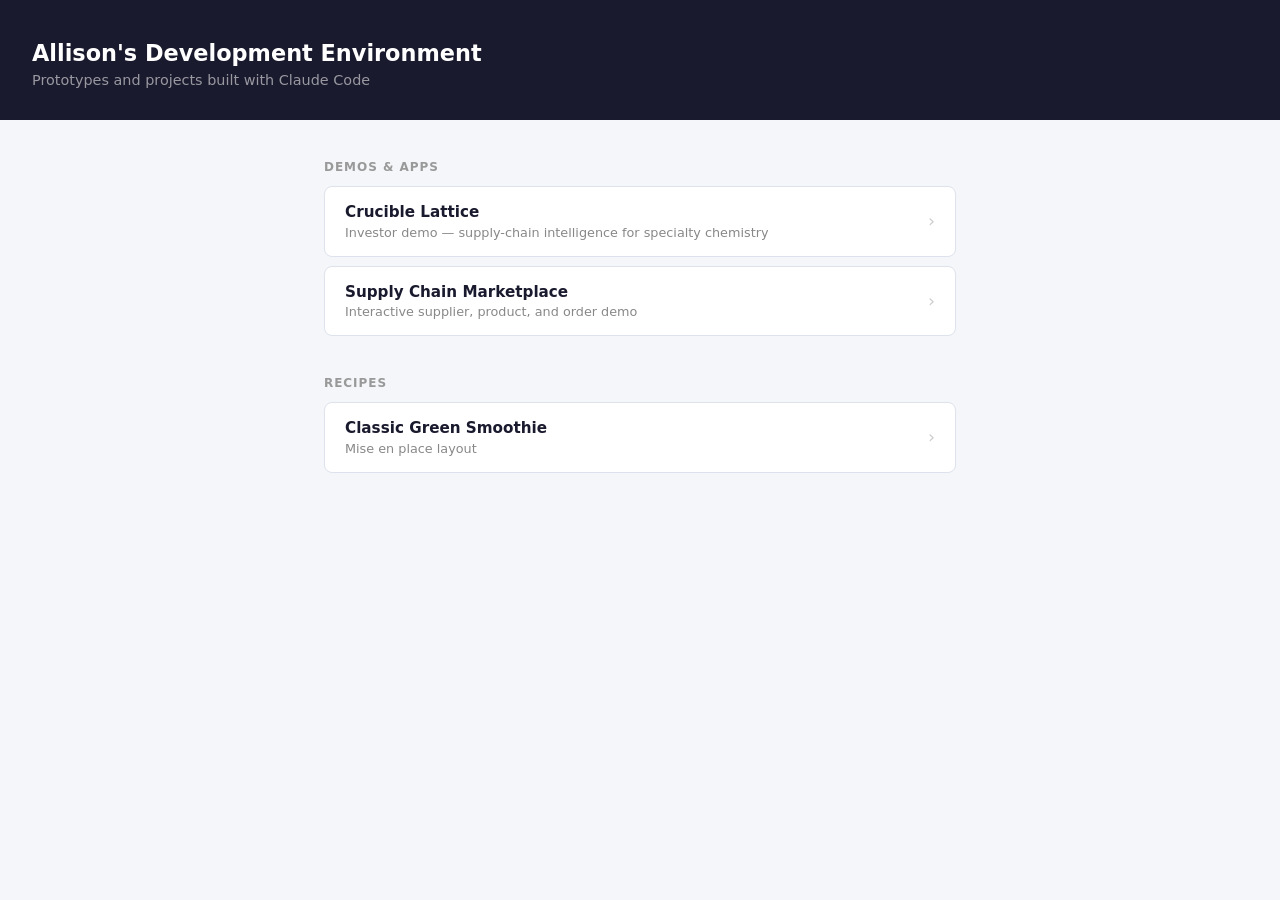
<file: public/index.html>
<!DOCTYPE html>
<html lang="en">
<head>
  <meta charset="UTF-8" />
  <meta name="viewport" content="width=device-width, initial-scale=1.0" />
  <title>Allison's Development Environment</title>
  <style>
    * { box-sizing: border-box; margin: 0; padding: 0; }
    body { font-family: system-ui, sans-serif; background: #f4f6f9; color: #1a1a2e; min-height: 100vh; }

    header {
      background: #1a1a2e;
      color: white;
      padding: 2.5rem 2rem 2rem;
    }
    header h1 { font-size: 1.4rem; margin-bottom: 0.4rem; }
    header p { font-size: 0.9rem; opacity: 0.55; }

    main { max-width: 680px; margin: 2.5rem auto; padding: 0 1.5rem; }

    section { margin-bottom: 2.5rem; }
    section h2 {
      font-size: 0.75rem;
      font-weight: 700;
      text-transform: uppercase;
      letter-spacing: 0.08em;
      color: #999;
      margin-bottom: 0.75rem;
    }

    .item {
      display: flex;
      align-items: center;
      justify-content: space-between;
      background: white;
      border: 1px solid #dde2ec;
      border-radius: 8px;
      padding: 1rem 1.25rem;
      margin-bottom: 0.6rem;
      text-decoration: none;
      color: inherit;
      transition: border-color 0.15s;
    }
    .item:hover { border-color: #4f6ef7; }
    .item-left h3 { font-size: 0.95rem; margin-bottom: 0.2rem; }
    .item-left p { font-size: 0.8rem; color: #888; }
    .arrow { color: #ccc; font-size: 1.1rem; }
  </style>
</head>
<body>

<header>
  <h1>Allison's Development Environment</h1>
  <p>Prototypes and projects built with Claude Code</p>
</header>

<main>
  <section>
    <h2>Demos &amp; Apps</h2>
    <a class="item" href="crucible-lattice/">
      <div class="item-left">
        <h3>Crucible Lattice</h3>
        <p>Investor demo — supply-chain intelligence for specialty chemistry</p>
      </div>
      <span class="arrow">›</span>
    </a>
    <a class="item" href="supply_chain_marketplace/">
      <div class="item-left">
        <h3>Supply Chain Marketplace</h3>
        <p>Interactive supplier, product, and order demo</p>
      </div>
      <span class="arrow">›</span>
    </a>
  </section>

  <section>
    <h2>Recipes</h2>
    <a class="item" href="recipes/green-smoothie.html">
      <div class="item-left">
        <h3>Classic Green Smoothie</h3>
        <p>Mise en place layout</p>
      </div>
      <span class="arrow">›</span>
    </a>
  </section>
</main>

</body>
</html>
</file>
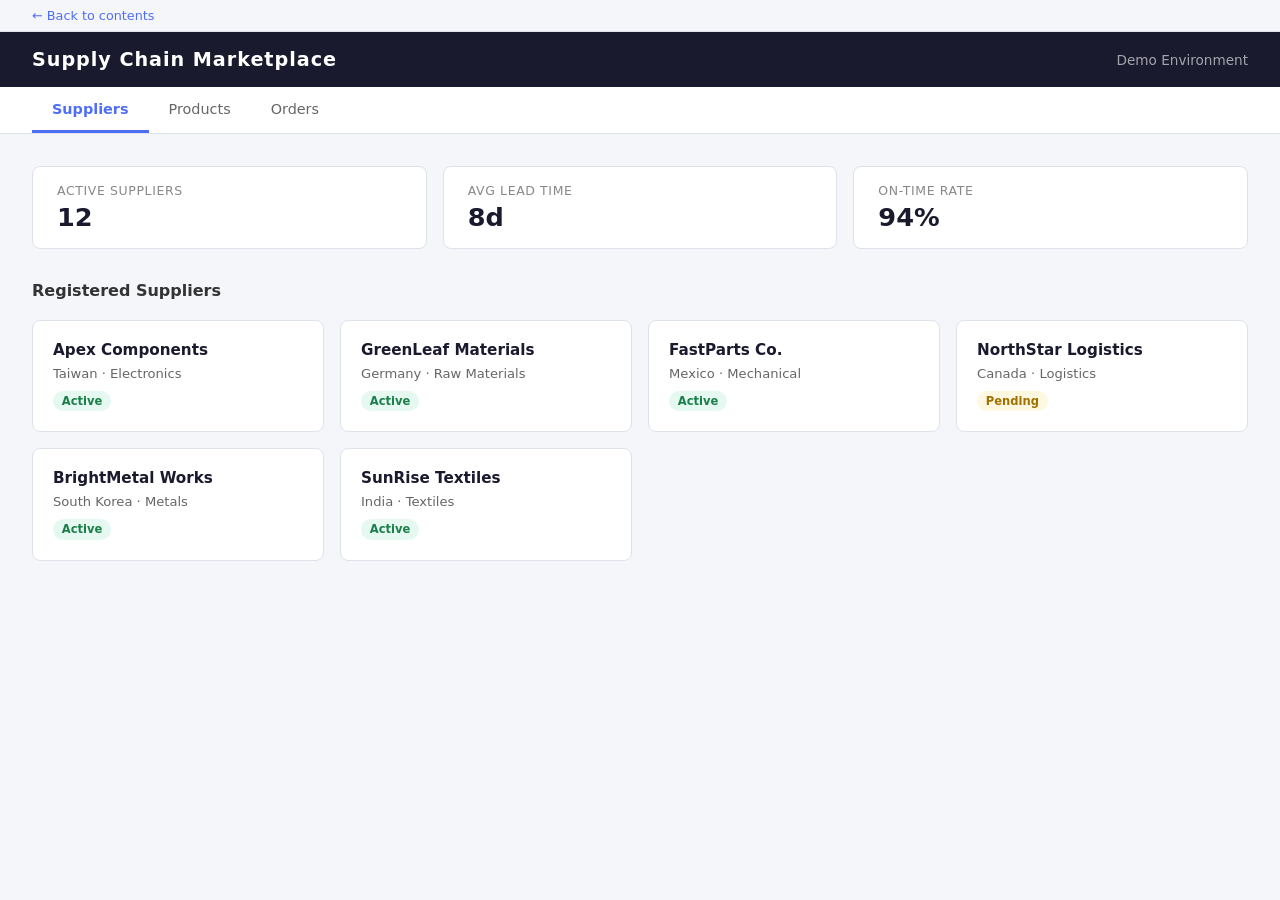
<file: supply_chain_marketplace/index.html>
<!DOCTYPE html>
<html lang="en">
<head>
  <meta charset="UTF-8" />
  <meta name="viewport" content="width=device-width, initial-scale=1.0" />
  <title>Supply Chain Marketplace</title>
  <style>
    .back-link { font-size: 0.8rem; padding: 0.5rem 2rem; background: #f4f6f9; border-bottom: 1px solid #dde2ec; }
    .back-link a { color: #4f6ef7; text-decoration: none; }
  </style>
  <style>
    * { box-sizing: border-box; margin: 0; padding: 0; }
    body { font-family: system-ui, sans-serif; background: #f4f6f9; color: #1a1a2e; }

    header {
      background: #1a1a2e;
      color: white;
      padding: 1rem 2rem;
      display: flex;
      align-items: center;
      justify-content: space-between;
    }
    header h1 { font-size: 1.2rem; letter-spacing: 0.05em; }
    header span { font-size: 0.85rem; opacity: 0.6; }

    .tabs {
      display: flex;
      gap: 0;
      background: white;
      border-bottom: 1px solid #dde2ec;
      padding: 0 2rem;
    }
    .tab {
      padding: 0.85rem 1.25rem;
      cursor: pointer;
      font-size: 0.9rem;
      border-bottom: 3px solid transparent;
      color: #666;
    }
    .tab.active { border-bottom-color: #4f6ef7; color: #4f6ef7; font-weight: 600; }

    .view { display: none; padding: 2rem; }
    .view.active { display: block; }

    h2 { font-size: 1rem; margin-bottom: 1.25rem; color: #333; }

    .cards {
      display: grid;
      grid-template-columns: repeat(auto-fill, minmax(260px, 1fr));
      gap: 1rem;
    }
    .card {
      background: white;
      border-radius: 8px;
      padding: 1.25rem;
      border: 1px solid #dde2ec;
    }
    .card h3 { font-size: 0.95rem; margin-bottom: 0.4rem; }
    .card p { font-size: 0.82rem; color: #666; margin-bottom: 0.6rem; }
    .badge {
      display: inline-block;
      font-size: 0.72rem;
      padding: 0.2rem 0.55rem;
      border-radius: 99px;
      font-weight: 600;
    }
    .badge.green { background: #e6f9f0; color: #1a7f4b; }
    .badge.yellow { background: #fff8e1; color: #a07000; }
    .badge.blue { background: #e8eeff; color: #3050c8; }

    table { width: 100%; border-collapse: collapse; background: white; border-radius: 8px; overflow: hidden; border: 1px solid #dde2ec; font-size: 0.875rem; }
    th { background: #f8f9fc; text-align: left; padding: 0.75rem 1rem; font-size: 0.78rem; text-transform: uppercase; letter-spacing: 0.05em; color: #888; }
    td { padding: 0.75rem 1rem; border-top: 1px solid #f0f2f7; }

    .stat-bar {
      display: flex;
      gap: 1rem;
      margin-bottom: 2rem;
    }
    .stat {
      background: white;
      border: 1px solid #dde2ec;
      border-radius: 8px;
      padding: 1rem 1.5rem;
      flex: 1;
    }
    .stat .label { font-size: 0.78rem; color: #888; text-transform: uppercase; letter-spacing: 0.05em; }
    .stat .value { font-size: 1.6rem; font-weight: 700; color: #1a1a2e; margin-top: 0.25rem; }
  </style>
</head>
<body>

<div class="back-link"><a href="../">&larr; Back to contents</a></div>
<header>
  <h1>Supply Chain Marketplace</h1>
  <span>Demo Environment</span>
</header>

<nav class="tabs">
  <div class="tab active" onclick="show('suppliers', this)">Suppliers</div>
  <div class="tab" onclick="show('products', this)">Products</div>
  <div class="tab" onclick="show('orders', this)">Orders</div>
</nav>

<div id="suppliers" class="view active">
  <div class="stat-bar">
    <div class="stat"><div class="label">Active Suppliers</div><div class="value">12</div></div>
    <div class="stat"><div class="label">Avg Lead Time</div><div class="value">8d</div></div>
    <div class="stat"><div class="label">On-time Rate</div><div class="value">94%</div></div>
  </div>
  <h2>Registered Suppliers</h2>
  <div class="cards" id="supplier-cards"></div>
</div>

<div id="products" class="view">
  <h2>Product Catalog</h2>
  <div class="cards" id="product-cards"></div>
</div>

<div id="orders" class="view">
  <h2>Recent Orders</h2>
  <table>
    <thead>
      <tr><th>Order ID</th><th>Supplier</th><th>Product</th><th>Qty</th><th>Status</th><th>ETA</th></tr>
    </thead>
    <tbody id="order-rows"></tbody>
  </table>
</div>

<script>
  const suppliers = [
    { name: "Apex Components", region: "Taiwan", category: "Electronics", status: "Active" },
    { name: "GreenLeaf Materials", region: "Germany", category: "Raw Materials", status: "Active" },
    { name: "FastParts Co.", region: "Mexico", category: "Mechanical", status: "Active" },
    { name: "NorthStar Logistics", region: "Canada", category: "Logistics", status: "Pending" },
    { name: "BrightMetal Works", region: "South Korea", category: "Metals", status: "Active" },
    { name: "SunRise Textiles", region: "India", category: "Textiles", status: "Active" },
  ];

  const products = [
    { name: "Circuit Board A4", supplier: "Apex Components", unit: "PCB", price: "$12.40", stock: "In Stock" },
    { name: "Steel Rod 10mm", supplier: "BrightMetal Works", unit: "kg", price: "$3.80", stock: "Low Stock" },
    { name: "Cotton Blend Fabric", supplier: "SunRise Textiles", unit: "meter", price: "$6.20", stock: "In Stock" },
    { name: "Aluminum Sheet 2mm", supplier: "GreenLeaf Materials", unit: "m²", price: "$18.00", stock: "In Stock" },
    { name: "Hex Bolt M8", supplier: "FastParts Co.", unit: "100pc", price: "$4.50", stock: "In Stock" },
    { name: "Copper Wire 22AWG", supplier: "Apex Components", unit: "100m", price: "$9.90", stock: "Out of Stock" },
  ];

  const orders = [
    { id: "ORD-1042", supplier: "Apex Components", product: "Circuit Board A4", qty: 500, status: "Shipped", eta: "Apr 22" },
    { id: "ORD-1041", supplier: "FastParts Co.", product: "Hex Bolt M8", qty: 2000, status: "Processing", eta: "Apr 26" },
    { id: "ORD-1040", supplier: "BrightMetal Works", product: "Steel Rod 10mm", qty: 300, status: "Delivered", eta: "Apr 18" },
    { id: "ORD-1039", supplier: "SunRise Textiles", product: "Cotton Blend Fabric", qty: 150, status: "Shipped", eta: "Apr 23" },
    { id: "ORD-1038", supplier: "GreenLeaf Materials", product: "Aluminum Sheet 2mm", qty: 80, status: "Delivered", eta: "Apr 15" },
  ];

  const statusColor = { Active: "green", Pending: "yellow", "In Stock": "green", "Low Stock": "yellow", "Out of Stock": "yellow", Shipped: "blue", Processing: "yellow", Delivered: "green" };

  document.getElementById("supplier-cards").innerHTML = suppliers.map(s => `
    <div class="card">
      <h3>${s.name}</h3>
      <p>${s.region} &middot; ${s.category}</p>
      <span class="badge ${statusColor[s.status]}">${s.status}</span>
    </div>`).join("");

  document.getElementById("product-cards").innerHTML = products.map(p => `
    <div class="card">
      <h3>${p.name}</h3>
      <p>${p.supplier} &middot; per ${p.unit}</p>
      <p style="font-weight:600;font-size:1rem;margin-bottom:0.5rem">${p.price}</p>
      <span class="badge ${statusColor[p.stock]}">${p.stock}</span>
    </div>`).join("");

  document.getElementById("order-rows").innerHTML = orders.map(o => `
    <tr>
      <td><code>${o.id}</code></td>
      <td>${o.supplier}</td>
      <td>${o.product}</td>
      <td>${o.qty}</td>
      <td><span class="badge ${statusColor[o.status]}">${o.status}</span></td>
      <td>${o.eta}</td>
    </tr>`).join("");

  function show(id, tab) {
    document.querySelectorAll(".view").forEach(v => v.classList.remove("active"));
    document.querySelectorAll(".tab").forEach(t => t.classList.remove("active"));
    document.getElementById(id).classList.add("active");
    tab.classList.add("active");
  }
</script>
</body>
</html>
</file>
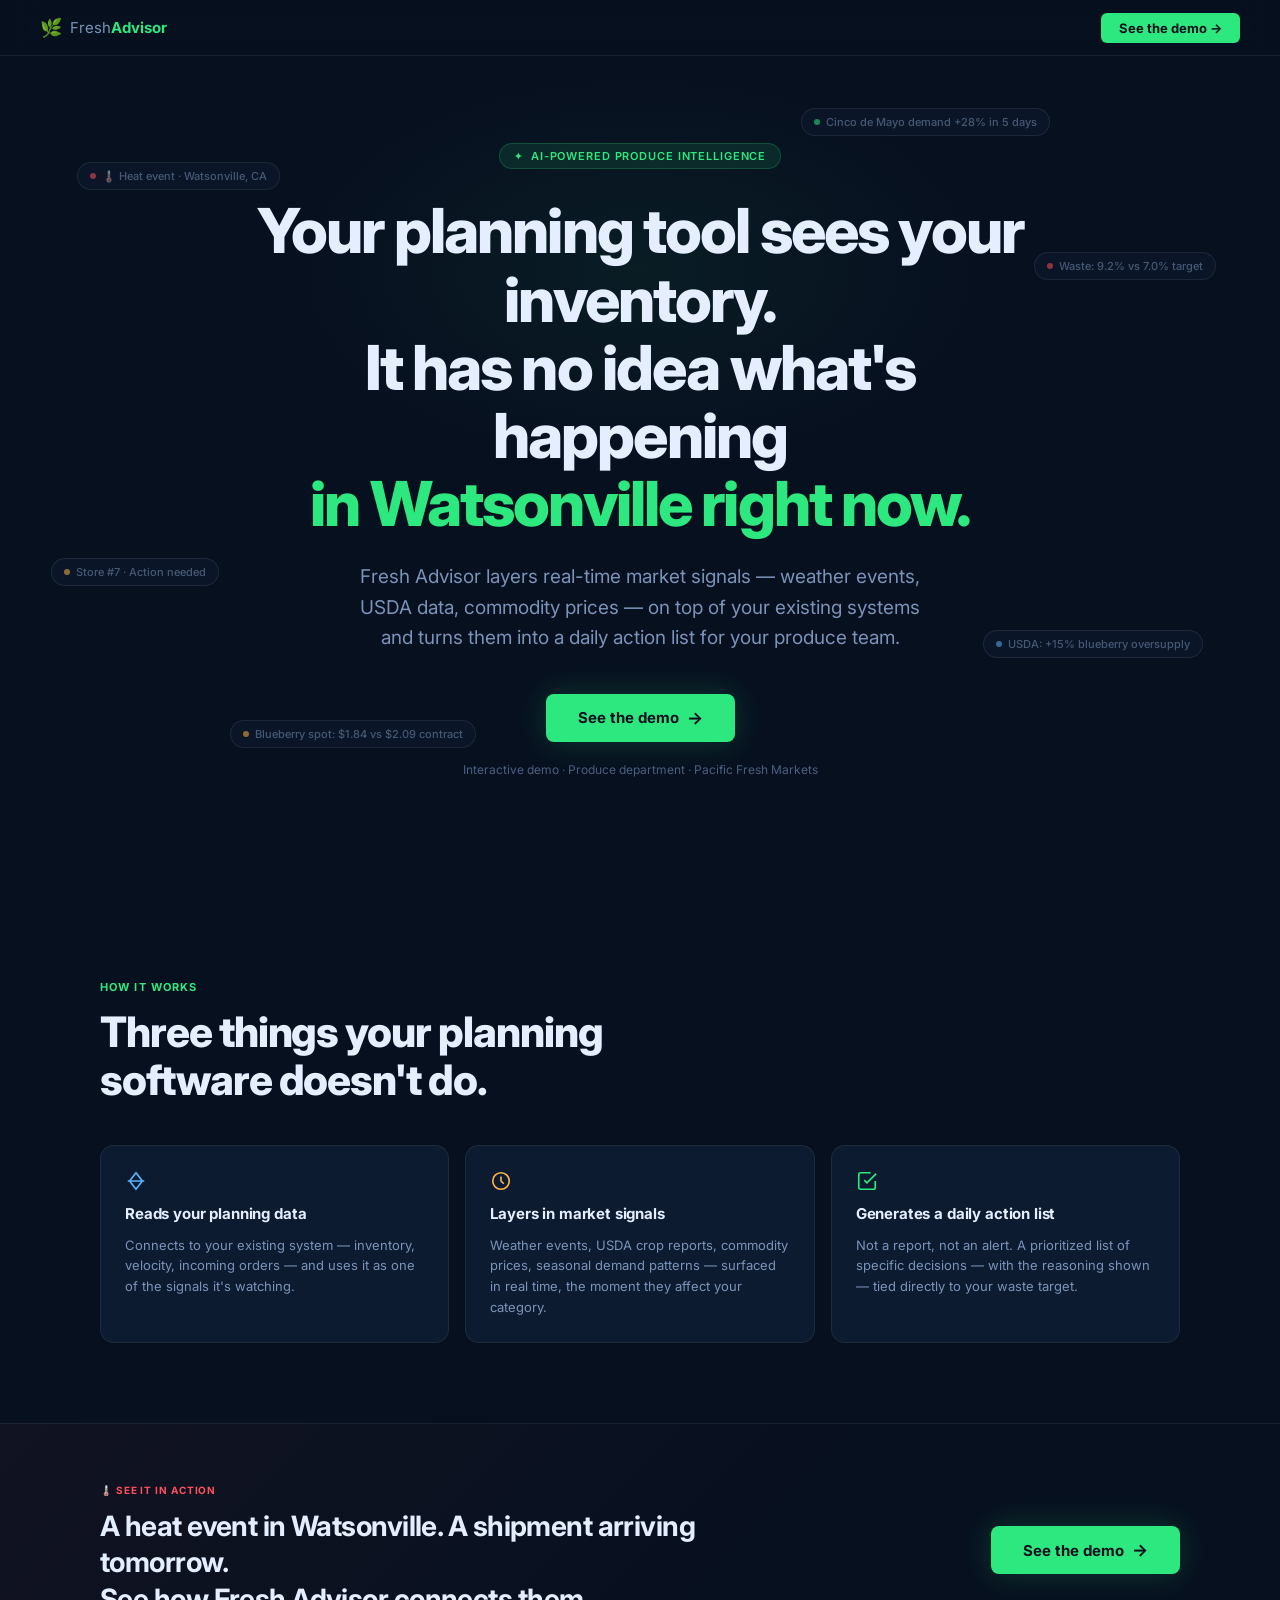
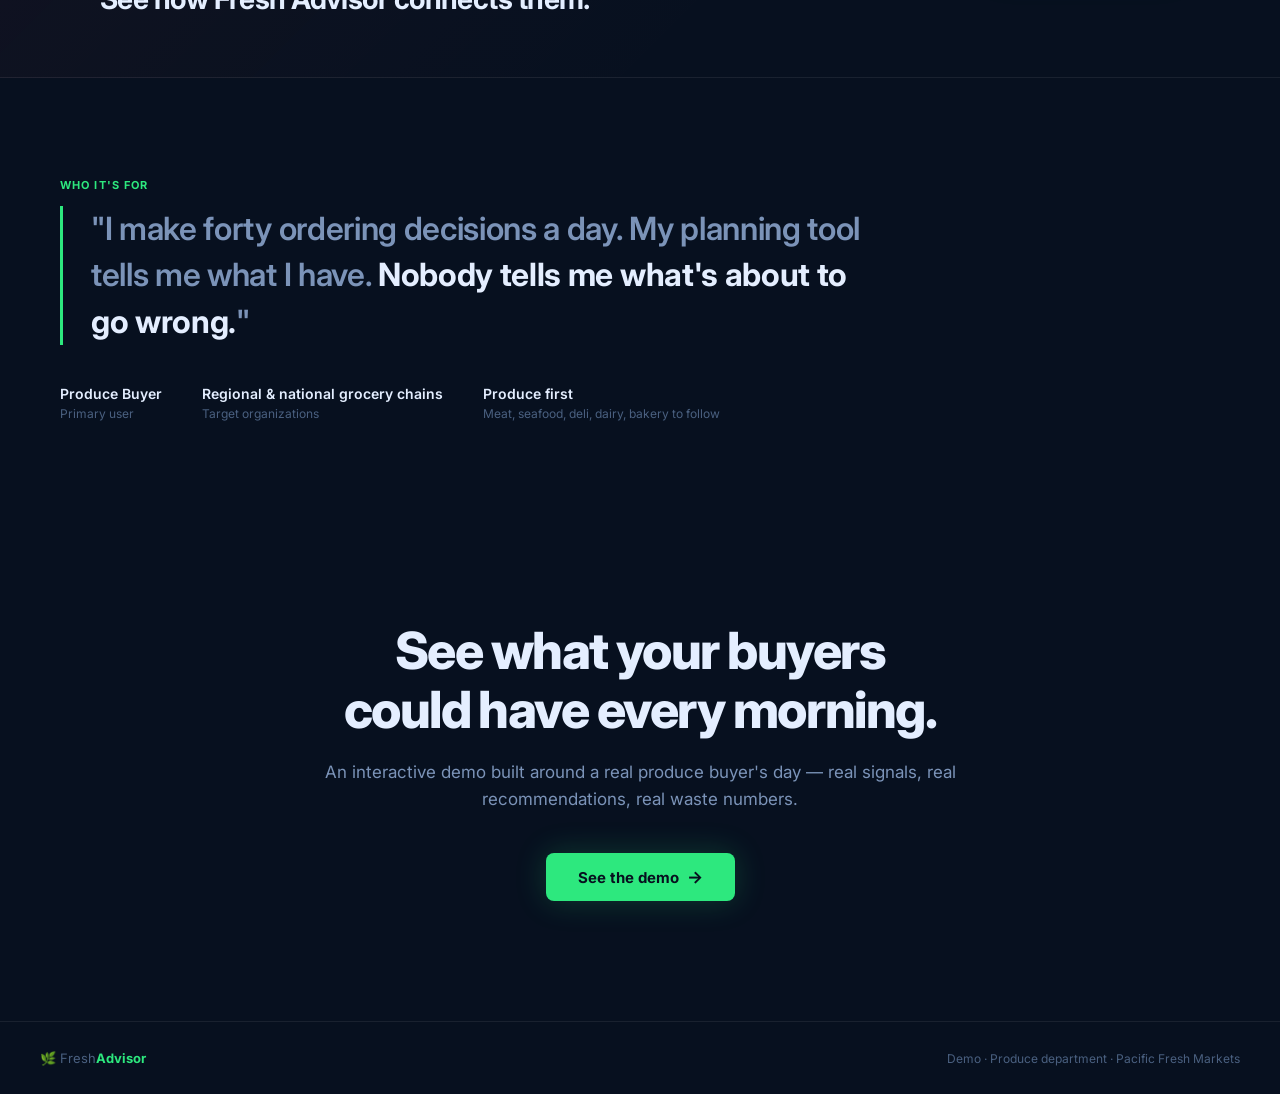
<file: public/fresh-advisor/index.html>
<!DOCTYPE html>
<html lang="en">
<head>
  <meta charset="UTF-8">
  <meta name="viewport" content="width=device-width, initial-scale=1.0">
  <title>Fresh Advisor — AI-powered produce intelligence</title>
  <link rel="preconnect" href="https://fonts.googleapis.com">
  <link rel="preconnect" href="https://fonts.gstatic.com" crossorigin>
  <link href="https://fonts.googleapis.com/css2?family=Inter:wght@300;400;500;600;700;800;900&display=swap" rel="stylesheet">
  <style>
    *, *::before, *::after { box-sizing: border-box; margin: 0; padding: 0; }

    :root {
      --bg:       #07101f;
      --surface:  #0d1b30;
      --surface-2:#132038;
      --border:   rgba(255,255,255,0.07);
      --border-hi:rgba(255,255,255,0.14);
      --green:    #2de87e;
      --green-dim:rgba(45,232,126,0.10);
      --red:      #ff4f5e;
      --red-dim:  rgba(255,79,94,0.10);
      --amber:    #ffb547;
      --blue:     #5ab4ff;
      --text:     #e4eeff;
      --text-2:   #7b93b8;
      --text-3:   #4a6080;
    }

    html { font-size: 16px; scroll-behavior: smooth; }

    body {
      font-family: 'Inter', system-ui, sans-serif;
      background: var(--bg);
      color: var(--text);
      -webkit-font-smoothing: antialiased;
    }

    /* ── NAV ── */
    nav {
      position: fixed;
      top: 0; left: 0; right: 0;
      z-index: 100;
      display: flex;
      align-items: center;
      justify-content: space-between;
      padding: 0 40px;
      height: 56px;
      background: rgba(7,16,31,0.88);
      backdrop-filter: blur(16px);
      border-bottom: 1px solid var(--border);
    }

    .nav-logo {
      display: flex;
      align-items: center;
      gap: 8px;
      text-decoration: none;
    }
    .nav-logo-leaf { font-size: 18px; }
    .nav-logo-text { font-size: 15px; font-weight: 400; color: var(--text-2); }
    .nav-logo-text strong { color: var(--green); font-weight: 700; }

    .nav-cta {
      display: inline-flex;
      align-items: center;
      gap: 6px;
      padding: 7px 18px;
      background: var(--green);
      color: #07101f;
      font-size: 13px;
      font-weight: 700;
      border-radius: 6px;
      text-decoration: none;
      transition: opacity 0.15s, transform 0.15s;
    }
    .nav-cta:hover { opacity: 0.88; transform: translateY(-1px); }

    /* ── HERO ── */
    .hero {
      min-height: 100vh;
      display: flex;
      flex-direction: column;
      align-items: center;
      justify-content: center;
      text-align: center;
      padding: 100px 40px 80px;
      position: relative;
      overflow: hidden;
    }

    /* Decorative signal chips in the background */
    .hero-signals {
      position: absolute;
      inset: 0;
      pointer-events: none;
      overflow: hidden;
    }

    .signal-chip {
      position: absolute;
      display: flex;
      align-items: center;
      gap: 6px;
      padding: 6px 12px;
      background: var(--surface);
      border: 1px solid var(--border-hi);
      border-radius: 20px;
      font-size: 11px;
      font-weight: 500;
      color: var(--text-2);
      white-space: nowrap;
      opacity: 0;
      animation: floatIn 0.6s ease forwards;
    }

    .signal-chip-dot {
      width: 6px; height: 6px;
      border-radius: 50%;
      flex-shrink: 0;
    }

    .signal-chip:nth-child(1) { top: 18%; left: 6%;  animation-delay: 0.8s; }
    .signal-chip:nth-child(2) { top: 28%; right: 5%; animation-delay: 1.0s; }
    .signal-chip:nth-child(3) { top: 62%; left: 4%;  animation-delay: 1.2s; }
    .signal-chip:nth-child(4) { top: 70%; right: 6%; animation-delay: 1.4s; }
    .signal-chip:nth-child(5) { top: 12%; right: 18%;animation-delay: 1.6s; }
    .signal-chip:nth-child(6) { top: 80%; left: 18%; animation-delay: 1.8s; }

    @keyframes floatIn {
      from { opacity: 0; transform: translateY(6px); }
      to   { opacity: 0.55; transform: translateY(0); }
    }

    /* Radial glow behind hero text */
    .hero::before {
      content: '';
      position: absolute;
      top: 30%; left: 50%;
      transform: translate(-50%, -50%);
      width: 700px; height: 400px;
      background: radial-gradient(ellipse, rgba(45,232,126,0.06) 0%, transparent 70%);
      pointer-events: none;
    }

    .hero-eyebrow {
      display: inline-flex;
      align-items: center;
      gap: 7px;
      padding: 5px 14px;
      background: var(--green-dim);
      border: 1px solid rgba(45,232,126,0.20);
      border-radius: 20px;
      font-size: 11px;
      font-weight: 600;
      color: var(--green);
      text-transform: uppercase;
      letter-spacing: 0.08em;
      margin-bottom: 28px;
      position: relative;
    }

    .hero-h1 {
      font-size: clamp(36px, 5.5vw, 62px);
      font-weight: 800;
      line-height: 1.10;
      letter-spacing: -0.03em;
      color: var(--text);
      max-width: 820px;
      margin-bottom: 24px;
      position: relative;
    }

    .hero-h1 em {
      font-style: normal;
      color: var(--green);
    }

    .hero-sub {
      font-size: clamp(16px, 2vw, 19px);
      font-weight: 400;
      color: var(--text-2);
      max-width: 580px;
      line-height: 1.6;
      margin-bottom: 40px;
      position: relative;
    }

    .hero-cta {
      display: inline-flex;
      align-items: center;
      gap: 8px;
      padding: 14px 32px;
      background: var(--green);
      color: #07101f;
      font-size: 15px;
      font-weight: 700;
      border-radius: 8px;
      text-decoration: none;
      position: relative;
      transition: opacity 0.15s, transform 0.15s, box-shadow 0.15s;
      box-shadow: 0 0 32px rgba(45,232,126,0.20);
    }
    .hero-cta:hover {
      opacity: 0.90;
      transform: translateY(-2px);
      box-shadow: 0 4px 40px rgba(45,232,126,0.30);
    }

    .hero-cta-arrow { font-size: 17px; transition: transform 0.15s; }
    .hero-cta:hover .hero-cta-arrow { transform: translateX(3px); }

    .hero-footnote {
      margin-top: 20px;
      font-size: 12px;
      color: var(--text-3);
      position: relative;
    }

    /* ── SECTION SHARED ── */
    section {
      padding: 100px 40px;
      max-width: 1160px;
      margin: 0 auto;
    }

    .section-label {
      font-size: 11px;
      font-weight: 700;
      text-transform: uppercase;
      letter-spacing: 0.10em;
      color: var(--green);
      margin-bottom: 14px;
    }

    .section-h2 {
      font-size: clamp(28px, 3.5vw, 42px);
      font-weight: 800;
      letter-spacing: -0.025em;
      line-height: 1.15;
      color: var(--text);
      max-width: 640px;
      margin-bottom: 14px;
    }

    .section-sub {
      font-size: 17px;
      color: var(--text-2);
      max-width: 560px;
      line-height: 1.6;
      margin-bottom: 56px;
    }

    /* ── PROBLEM / SOLUTION CARDS ── */
    .problem-grid {
      display: grid;
      grid-template-columns: repeat(2, 1fr);
      gap: 16px;
    }

    @media (max-width: 800px) {
      .problem-grid { grid-template-columns: 1fr; }
    }

    .problem-card {
      background: var(--surface);
      border: 1px solid var(--border);
      border-radius: 14px;
      overflow: hidden;
      transition: border-color 0.2s, transform 0.2s;
    }

    .problem-card:hover { border-color: var(--border-hi); transform: translateY(-2px); }

    .problem-half {
      padding: 22px 24px;
    }

    .problem-half--without {
      border-bottom: 1px solid var(--border);
      background: rgba(255,79,94,0.03);
    }

    .problem-half--with {
      background: rgba(45,232,126,0.03);
    }

    .problem-label {
      display: flex;
      align-items: center;
      gap: 7px;
      font-size: 10px;
      font-weight: 700;
      text-transform: uppercase;
      letter-spacing: 0.08em;
      margin-bottom: 12px;
    }

    .problem-label--without { color: var(--red); }
    .problem-label--with    { color: var(--green); }

    .problem-label-dot {
      width: 6px; height: 6px;
      border-radius: 50%;
      flex-shrink: 0;
    }
    .problem-label--without .problem-label-dot { background: var(--red); }
    .problem-label--with    .problem-label-dot { background: var(--green); }

    .problem-text {
      font-size: 14px;
      line-height: 1.65;
    }

    .problem-half--without .problem-text { color: var(--text-2); }
    .problem-half--with    .problem-text { color: var(--text); }

    .problem-card-title {
      font-size: 11px;
      font-weight: 600;
      color: var(--text-3);
      text-transform: uppercase;
      letter-spacing: 0.07em;
      padding: 12px 24px;
      border-bottom: 1px solid var(--border);
      background: var(--surface-2);
    }

    /* ── WHAT IT IS ── */
    .what-section {
      border-top: 1px solid var(--border);
      border-bottom: 1px solid var(--border);
      padding: 100px 40px;
    }

    .what-inner {
      max-width: 1160px;
      margin: 0 auto;
      display: grid;
      grid-template-columns: 1fr 1fr;
      gap: 80px;
      align-items: center;
    }

    @media (max-width: 800px) {
      .what-inner { grid-template-columns: 1fr; gap: 40px; }
    }

    .what-stat-grid {
      display: grid;
      grid-template-columns: 1fr 1fr;
      gap: 12px;
    }

    .what-stat {
      background: var(--surface);
      border: 1px solid var(--border);
      border-radius: 12px;
      padding: 20px;
    }

    .what-stat-val {
      font-size: 32px;
      font-weight: 800;
      letter-spacing: -0.03em;
      font-variant-numeric: tabular-nums;
      margin-bottom: 4px;
    }

    .what-stat-val--green { color: var(--green); }
    .what-stat-val--amber { color: var(--amber); }
    .what-stat-val--blue  { color: var(--blue); }
    .what-stat-val--red   { color: var(--red); }

    .what-stat-label {
      font-size: 11px;
      color: var(--text-3);
      text-transform: uppercase;
      letter-spacing: 0.07em;
      font-weight: 500;
    }

    /* ── WHO IT'S FOR ── */
    .who-section { padding: 100px 40px; }
    .who-inner { max-width: 1160px; margin: 0 auto; }

    .who-quote {
      font-size: clamp(20px, 2.8vw, 32px);
      font-weight: 600;
      line-height: 1.45;
      color: var(--text-2);
      letter-spacing: -0.01em;
      max-width: 820px;
      margin-bottom: 40px;
      border-left: 3px solid var(--green);
      padding-left: 28px;
    }

    .who-quote strong { color: var(--text); }

    .who-details {
      display: flex;
      gap: 40px;
      flex-wrap: wrap;
    }

    .who-detail {
      display: flex;
      flex-direction: column;
      gap: 4px;
    }

    .who-detail-val {
      font-size: 14px;
      font-weight: 600;
      color: var(--text);
    }

    .who-detail-label {
      font-size: 12px;
      color: var(--text-3);
    }

    /* ── FINAL CTA ── */
    .cta-section {
      padding: 100px 40px 120px;
      text-align: center;
    }

    .cta-inner {
      max-width: 640px;
      margin: 0 auto;
    }

    .cta-h2 {
      font-size: clamp(32px, 4vw, 52px);
      font-weight: 800;
      letter-spacing: -0.03em;
      line-height: 1.15;
      margin-bottom: 20px;
    }

    .cta-sub {
      font-size: 17px;
      color: var(--text-2);
      line-height: 1.6;
      margin-bottom: 40px;
    }

    /* ── FOOTER ── */
    footer {
      border-top: 1px solid var(--border);
      padding: 28px 40px;
      display: flex;
      align-items: center;
      justify-content: space-between;
    }

    .footer-logo { font-size: 13px; color: var(--text-3); }
    .footer-logo strong { color: var(--green); }
    .footer-note { font-size: 12px; color: var(--text-3); }

    /* ── CAPABILITY CARDS ── */
    .cap-grid { grid-template-columns: repeat(3,1fr); }
    @media (max-width: 700px) { .cap-grid { grid-template-columns: 1fr !important; } }

    .cap-card {
      background: var(--surface);
      border: 1px solid var(--border);
      border-radius: 14px;
      padding: 24px;
      display: flex;
      flex-direction: column;
      gap: 12px;
      transition: border-color 0.2s, transform 0.2s;
    }
    .cap-card:hover { border-color: var(--border-hi); transform: translateY(-2px); }

    .cap-icon { display: flex; }

    .cap-title {
      font-size: 15px;
      font-weight: 700;
      color: var(--text);
      letter-spacing: -0.01em;
    }

    .cap-body {
      font-size: 13px;
      color: var(--text-2);
      line-height: 1.6;
    }

    /* ── FADE-UP ANIMATION ── */
    .fade-up {
      opacity: 0;
      transform: translateY(20px);
      transition: opacity 0.55s ease, transform 0.55s ease;
    }
    .fade-up.visible {
      opacity: 1;
      transform: translateY(0);
    }
  </style>
</head>
<body>

<!-- NAV -->
<nav>
  <a class="nav-logo" href="#">
    <span class="nav-logo-leaf">🌿</span>
    <span class="nav-logo-text">Fresh<strong>Advisor</strong></span>
  </a>
  <a class="nav-cta" href="dashboard.html">See the demo →</a>
</nav>

<!-- HERO -->
<div class="hero">

  <!-- Decorative background signal chips -->
  <div class="hero-signals">
    <div class="signal-chip">
      <div class="signal-chip-dot" style="background:#ff4f5e"></div>
      🌡️ Heat event · Watsonville, CA
    </div>
    <div class="signal-chip">
      <div class="signal-chip-dot" style="background:#ff4f5e"></div>
      Waste: 9.2% vs 7.0% target
    </div>
    <div class="signal-chip">
      <div class="signal-chip-dot" style="background:#ffb547"></div>
      Store #7 · Action needed
    </div>
    <div class="signal-chip">
      <div class="signal-chip-dot" style="background:#5ab4ff"></div>
      USDA: +15% blueberry oversupply
    </div>
    <div class="signal-chip">
      <div class="signal-chip-dot" style="background:#2de87e"></div>
      Cinco de Mayo demand +28% in 5 days
    </div>
    <div class="signal-chip">
      <div class="signal-chip-dot" style="background:#ffb547"></div>
      Blueberry spot: $1.84 vs $2.09 contract
    </div>
  </div>

  <div class="hero-eyebrow">
    <span>✦</span> AI-powered produce intelligence
  </div>

  <h1 class="hero-h1">
    Your planning tool sees your inventory.<br>
    It has no idea what's happening<br>
    <em>in Watsonville right now.</em>
  </h1>

  <p class="hero-sub">
    Fresh Advisor layers real-time market signals — weather events, USDA data, commodity prices — on top of your existing systems and turns them into a daily action list for your produce team.
  </p>

  <a class="hero-cta" href="dashboard.html">
    See the demo
    <span class="hero-cta-arrow">→</span>
  </a>

  <p class="hero-footnote">Interactive demo · Produce department · Pacific Fresh Markets</p>

</div>

<!-- CAPABILITIES -->
<section style="padding: 80px 40px;">
  <div class="section-label">How it works</div>
  <h2 class="section-h2 fade-up">Three things your planning software doesn't do.</h2>

  <div style="display:grid;grid-template-columns:repeat(3,1fr);gap:16px;margin-top:40px;" class="cap-grid">

    <div class="cap-card fade-up">
      <div class="cap-icon" style="color:var(--blue)">
        <svg width="22" height="22" viewBox="0 0 24 24" fill="none" stroke="currentColor" stroke-width="1.8"><path d="M3 12h18M12 3l7 9-7 9-7-9 7-9z"/></svg>
      </div>
      <div class="cap-title">Reads your planning data</div>
      <div class="cap-body">Connects to your existing system — inventory, velocity, incoming orders — and uses it as one of the signals it's watching.</div>
    </div>

    <div class="cap-card fade-up">
      <div class="cap-icon" style="color:var(--amber)">
        <svg width="22" height="22" viewBox="0 0 24 24" fill="none" stroke="currentColor" stroke-width="1.8"><circle cx="12" cy="12" r="9"/><path d="M12 7v5l3 3"/></svg>
      </div>
      <div class="cap-title">Layers in market signals</div>
      <div class="cap-body">Weather events, USDA crop reports, commodity prices, seasonal demand patterns — surfaced in real time, the moment they affect your category.</div>
    </div>

    <div class="cap-card fade-up">
      <div class="cap-icon" style="color:var(--green)">
        <svg width="22" height="22" viewBox="0 0 24 24" fill="none" stroke="currentColor" stroke-width="1.8"><path d="M9 11l3 3L22 4"/><path d="M21 12v7a2 2 0 01-2 2H5a2 2 0 01-2-2V5a2 2 0 012-2h11"/></svg>
      </div>
      <div class="cap-title">Generates a daily action list</div>
      <div class="cap-body">Not a report, not an alert. A prioritized list of specific decisions — with the reasoning shown — tied directly to your waste target.</div>
    </div>

  </div>
</section>

<!-- WATSONVILLE TEASER -->
<div style="border-top:1px solid var(--border);border-bottom:1px solid var(--border);background:linear-gradient(135deg,rgba(255,79,94,0.04) 0%,transparent 60%);">
  <div style="max-width:1160px;margin:0 auto;padding:60px 40px;display:flex;align-items:center;justify-content:space-between;gap:40px;flex-wrap:wrap;">
    <div style="max-width:620px;">
      <div style="font-size:10px;font-weight:700;text-transform:uppercase;letter-spacing:0.09em;color:var(--red);margin-bottom:12px;">🌡️ See it in action</div>
      <div style="font-size:clamp(20px,2.5vw,28px);font-weight:700;color:var(--text);line-height:1.3;letter-spacing:-0.02em;" class="fade-up">
        A heat event in Watsonville. A shipment arriving tomorrow.<br>See how Fresh Advisor connects them.
      </div>
    </div>
    <a class="hero-cta fade-up" href="dashboard.html" style="flex-shrink:0;">
      See the demo
      <span class="hero-cta-arrow">→</span>
    </a>
  </div>
</div>

<!-- WHO IT'S FOR -->
<div class="who-section">
  <div class="who-inner">
    <div class="section-label">Who it's for</div>
    <blockquote class="who-quote fade-up">
      "I make forty ordering decisions a day. My planning tool tells me what I have. <strong>Nobody tells me what's about to go wrong.</strong>"
    </blockquote>
    <div class="who-details">
      <div class="who-detail">
        <div class="who-detail-val">Produce Buyer</div>
        <div class="who-detail-label">Primary user</div>
      </div>
      <div class="who-detail">
        <div class="who-detail-val">Regional & national grocery chains</div>
        <div class="who-detail-label">Target organizations</div>
      </div>
      <div class="who-detail">
        <div class="who-detail-val">Produce first</div>
        <div class="who-detail-label">Meat, seafood, deli, dairy, bakery to follow</div>
      </div>
    </div>
  </div>
</div>

<!-- FINAL CTA -->
<div class="cta-section">
  <div class="cta-inner">
    <h2 class="cta-h2 fade-up">See what your buyers<br>could have every morning.</h2>
    <p class="cta-sub fade-up">An interactive demo built around a real produce buyer's day — real signals, real recommendations, real waste numbers.</p>
    <a class="hero-cta fade-up" href="dashboard.html">
      See the demo
      <span class="hero-cta-arrow">→</span>
    </a>
  </div>
</div>

<!-- FOOTER -->
<footer>
  <div class="footer-logo">🌿 Fresh<strong>Advisor</strong></div>
  <div class="footer-note">Demo · Produce department · Pacific Fresh Markets</div>
</footer>

<script>
  // Scroll-triggered fade-ups
  const observer = new IntersectionObserver((entries) => {
    entries.forEach((entry, i) => {
      if (entry.isIntersecting) {
        setTimeout(() => entry.target.classList.add('visible'), i * 80);
        observer.unobserve(entry.target);
      }
    });
  }, { threshold: 0.12 });

  document.querySelectorAll('.fade-up').forEach(el => observer.observe(el));
</script>

</body>
</html>
</file>
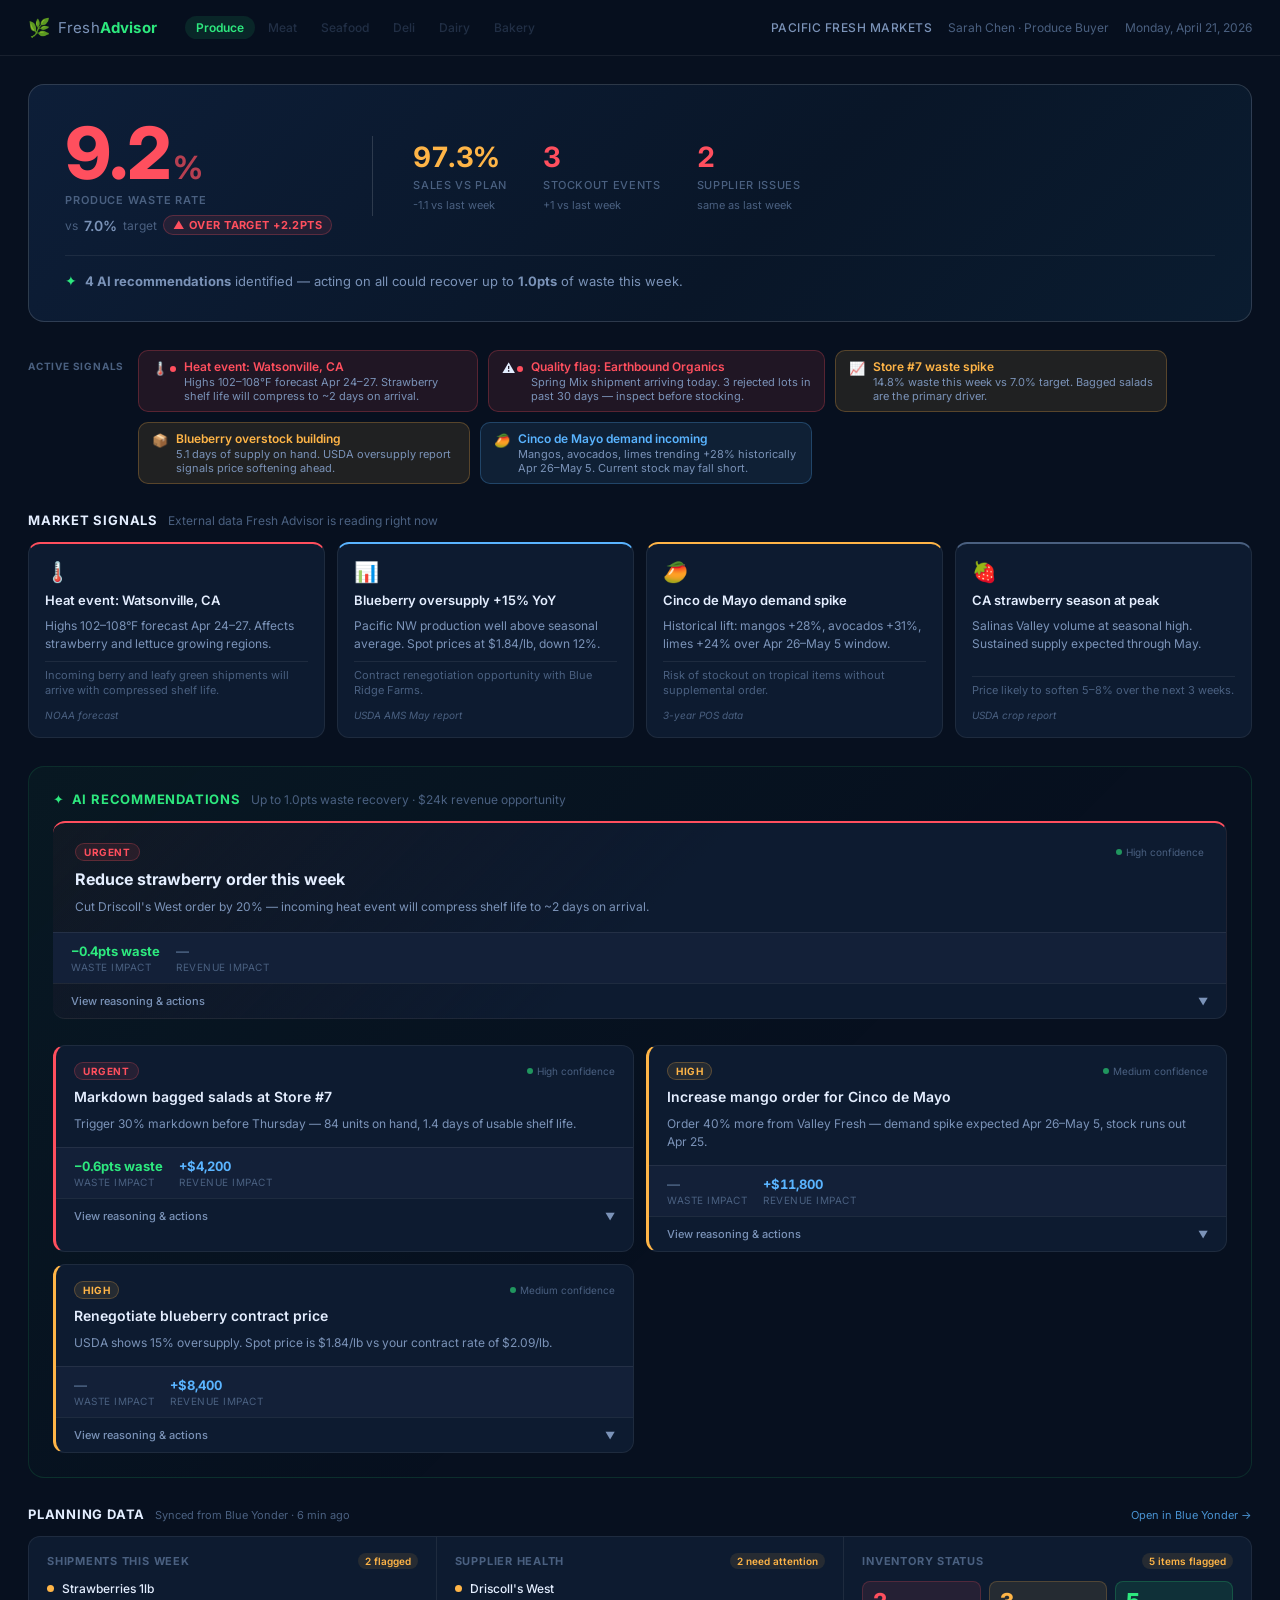
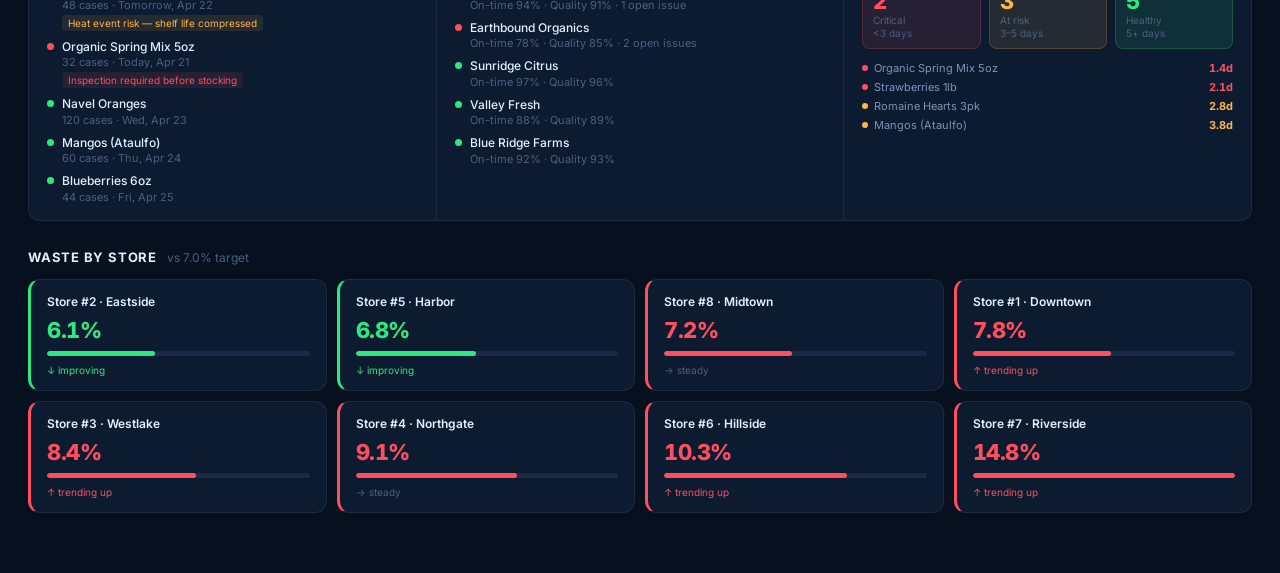
<file: public/fresh-advisor/dashboard.html>
<!DOCTYPE html>
<html lang="en">
<head>
  <meta charset="UTF-8">
  <meta name="viewport" content="width=device-width, initial-scale=1.0">
  <title>Fresh Advisor</title>
  <link rel="preconnect" href="https://fonts.googleapis.com">
  <link rel="preconnect" href="https://fonts.gstatic.com" crossorigin>
  <link href="https://fonts.googleapis.com/css2?family=Inter:wght@300;400;500;600;700;800&display=swap" rel="stylesheet">
  <link rel="stylesheet" href="styles.css?v=4">
</head>
<body>

  <!-- HEADER -->
  <header class="header">
    <div class="header-left">
      <a class="logo" href="index.html">
        <span class="logo-leaf">🌿</span>
        <span class="logo-text">Fresh<strong>Advisor</strong></span>
      </a>
      <nav class="dept-switcher" id="deptSwitcher"></nav>
    </div>
    <div class="header-right">
      <span class="retailer-name" id="retailerName"></span>
      <div class="header-user" id="headerUser"></div>
      <div class="header-date" id="headerDate"></div>
    </div>
  </header>

  <main class="main">

    <!-- WASTE HERO -->
    <section class="waste-hero">
      <div class="waste-hero-primary">
        <div class="waste-main-stat">
          <div class="waste-number-wrap">
            <span class="waste-number" id="wasteNumber">0.0</span>
            <span class="waste-unit">%</span>
          </div>
          <div class="waste-label">Produce Waste Rate</div>
          <div class="waste-target-row">
            <span class="waste-vs">vs</span>
            <span class="waste-target-val" id="wasteTarget"></span>
            <span class="waste-vs">target</span>
            <span class="waste-status-pill" id="wasteStatusPill"></span>
          </div>
        </div>
        <div class="waste-divider"></div>
        <div class="waste-secondary-stats" id="secondaryStats"></div>
      </div>
      <div class="waste-hero-sub" id="recoTeaser"></div>
    </section>

    <!-- ALERTS STRIP -->
    <div class="alerts-section">
      <div class="alerts-label">Active signals</div>
      <div class="alerts-strip" id="alertsStrip"></div>
    </div>

    <!-- MARKET SIGNALS (elevated — our differentiator) -->
    <section class="section">
      <div class="section-header">
        <h2 class="section-title">Market Signals</h2>
        <span class="section-subtitle">External data Fresh Advisor is reading right now</span>
      </div>
      <div class="market-grid" id="marketGrid"></div>
    </section>

    <!-- AI RECOMMENDATIONS -->
    <section class="section recommendations-section">
      <div class="section-header">
        <h2 class="section-title">
          <span class="section-icon">✦</span>
          AI Recommendations
        </h2>
        <span class="section-subtitle" id="recoSubtitle"></span>
      </div>
      <div id="featuredReco"></div>
      <div class="recommendations-grid" id="recommendationsGrid"></div>
    </section>

    <!-- PLANNING DATA (consolidated infographic) -->
    <section class="section">
      <div class="section-header">
        <h2 class="section-title">Planning Data</h2>
        <span class="section-subtitle planning-sync-label" id="planningSyncLabel"></span>
        <a class="planning-link" id="planningLink" href="#">Open in Blue Yonder →</a>
      </div>
      <div id="planningWidget"></div>
    </section>

    <!-- WASTE BY STORE -->
    <section class="section">
      <div class="section-header">
        <h2 class="section-title">Waste by Store</h2>
        <span class="section-subtitle">vs 7.0% target</span>
      </div>
      <div class="stores-grid" id="storesGrid"></div>
    </section>

  </main>

  <script src="data.js?v=4"></script>
  <script src="app.js?v=4"></script>
</body>
</html>
</file>
<file: public/fresh-advisor/styles.css>
/* ── Reset & Base ── */
*, *::before, *::after { box-sizing: border-box; margin: 0; padding: 0; }

:root {
  --bg:        #07101f;
  --surface:   #0d1b30;
  --surface-2: #132038;
  --surface-3: #1a2a46;
  --border:    rgba(255,255,255,0.07);
  --border-hi: rgba(255,255,255,0.14);

  --green:      #2de87e;
  --green-dim:  rgba(45,232,126,0.10);
  --green-glow: rgba(45,232,126,0.20);
  --amber:      #ffb547;
  --amber-dim:  rgba(255,181,71,0.10);
  --red:        #ff4f5e;
  --red-dim:    rgba(255,79,94,0.10);
  --blue:       #5ab4ff;
  --blue-dim:   rgba(90,180,255,0.10);
  --purple:     #a78bfa;

  --text:   #e4eeff;
  --text-2: #7b93b8;
  --text-3: #4a6080;

  --radius:    12px;
  --radius-sm: 8px;
  --radius-xs: 5px;
}

html { font-size: 15px; }

body {
  font-family: 'Inter', system-ui, sans-serif;
  background: var(--bg);
  color: var(--text);
  min-height: 100vh;
  -webkit-font-smoothing: antialiased;
}

/* ── Header ── */
.header {
  position: sticky;
  top: 0;
  z-index: 100;
  display: flex;
  align-items: center;
  justify-content: space-between;
  padding: 0 28px;
  height: 56px;
  background: rgba(7,16,31,0.92);
  backdrop-filter: blur(16px);
  border-bottom: 1px solid var(--border);
}

.header-left { display: flex; align-items: center; gap: 28px; }
.header-right { display: flex; align-items: center; gap: 16px; }

.logo { display: flex; align-items: center; gap: 8px; text-decoration: none; }
.logo-leaf { font-size: 18px; }
.logo-text {
  font-size: 15px;
  font-weight: 400;
  color: var(--text-2);
  letter-spacing: 0.01em;
}
.logo-text strong { color: var(--green); font-weight: 700; }

.retailer-name {
  font-size: 12px;
  font-weight: 500;
  color: var(--text-2);
  letter-spacing: 0.04em;
  text-transform: uppercase;
}

.header-user {
  font-size: 12px;
  color: var(--text-3);
}

.header-date {
  font-size: 12px;
  color: var(--text-3);
}

/* Dept Switcher */
.dept-switcher {
  display: flex;
  align-items: center;
  gap: 2px;
}

.dept-btn {
  padding: 4px 11px;
  border-radius: 20px;
  border: none;
  background: transparent;
  color: var(--text-3);
  font-size: 12px;
  font-weight: 500;
  cursor: pointer;
  transition: all 0.15s;
  font-family: inherit;
  position: relative;
}

.dept-btn:hover:not(.dept-btn--active) { color: var(--text-2); background: var(--surface); }

.dept-btn--active {
  background: var(--green-dim);
  color: var(--green);
  font-weight: 600;
}

.dept-btn--inactive {
  opacity: 0.4;
  cursor: default;
  pointer-events: none;
}

/* ── Main ── */
.main {
  max-width: 1380px;
  margin: 0 auto;
  padding: 28px 28px 60px;
  display: flex;
  flex-direction: column;
  gap: 28px;
}

/* ── Waste Hero ── */
.waste-hero {
  background: linear-gradient(135deg, #0d1e38 0%, #091628 60%, #0a1c30 100%);
  border: 1px solid var(--border-hi);
  border-radius: 16px;
  padding: 32px 36px;
  display: flex;
  flex-direction: column;
  gap: 20px;
}

.waste-hero-primary {
  display: flex;
  align-items: center;
  gap: 40px;
}

.waste-main-stat { flex-shrink: 0; }

.waste-number-wrap {
  display: flex;
  align-items: baseline;
  gap: 3px;
  line-height: 1;
}

.waste-number {
  font-size: 72px;
  font-weight: 800;
  letter-spacing: -0.03em;
  color: var(--red);
  font-variant-numeric: tabular-nums;
  transition: color 0.5s;
}

.waste-unit {
  font-size: 32px;
  font-weight: 700;
  color: var(--red);
  opacity: 0.7;
}

.waste-label {
  font-size: 11px;
  font-weight: 600;
  color: var(--text-3);
  text-transform: uppercase;
  letter-spacing: 0.08em;
  margin-top: 4px;
}

.waste-target-row {
  display: flex;
  align-items: center;
  gap: 6px;
  margin-top: 8px;
}

.waste-vs { font-size: 12px; color: var(--text-3); }
.waste-target-val { font-size: 14px; font-weight: 600; color: var(--text-2); }

.waste-status-pill {
  display: inline-flex;
  align-items: center;
  padding: 2px 9px;
  border-radius: 20px;
  font-size: 11px;
  font-weight: 700;
  letter-spacing: 0.04em;
  text-transform: uppercase;
}

.waste-status-pill--over {
  background: var(--red-dim);
  color: var(--red);
  border: 1px solid rgba(255,79,94,0.25);
}

.waste-status-pill--under {
  background: var(--green-dim);
  color: var(--green);
  border: 1px solid rgba(45,232,126,0.25);
}

.waste-divider {
  width: 1px;
  height: 80px;
  background: var(--border-hi);
  flex-shrink: 0;
}

.waste-secondary-stats {
  display: flex;
  gap: 36px;
  flex: 1;
}

.secondary-stat { display: flex; flex-direction: column; gap: 4px; }

.secondary-stat-val {
  font-size: 28px;
  font-weight: 700;
  font-variant-numeric: tabular-nums;
  letter-spacing: -0.02em;
}

.secondary-stat-val--warn { color: var(--amber); }
.secondary-stat-val--bad  { color: var(--red); }
.secondary-stat-val--ok   { color: var(--text); }

.secondary-stat-label {
  font-size: 11px;
  font-weight: 500;
  color: var(--text-3);
  text-transform: uppercase;
  letter-spacing: 0.06em;
}

.secondary-stat-trend {
  font-size: 11px;
  color: var(--text-3);
  margin-top: 2px;
}

.waste-hero-sub {
  border-top: 1px solid var(--border);
  padding-top: 16px;
  font-size: 13px;
  color: var(--text-2);
  display: flex;
  align-items: center;
  gap: 8px;
}

.waste-hero-sub-icon { color: var(--green); font-size: 14px; }

/* ── Alerts Strip ── */
.alerts-section { display: flex; align-items: flex-start; gap: 14px; }

.alerts-label {
  font-size: 10px;
  font-weight: 700;
  text-transform: uppercase;
  letter-spacing: 0.08em;
  color: var(--text-3);
  white-space: nowrap;
  padding-top: 10px;
  flex-shrink: 0;
}

.alerts-strip {
  display: flex;
  gap: 10px;
  flex-wrap: wrap;
  flex: 1;
  overflow: hidden;
  transition: max-height 0.3s ease;
}

.alerts-see-all {
  margin-top: 4px;
  background: none;
  border: 1px solid var(--border-hi);
  border-radius: 8px;
  color: var(--text-2);
  font-size: 11px;
  font-weight: 500;
  font-family: inherit;
  padding: 5px 12px;
  cursor: pointer;
  white-space: nowrap;
  transition: color 0.15s, border-color 0.15s;
}
.alerts-see-all:hover { color: var(--text); border-color: var(--green); }

.alert-chip {
  display: flex;
  align-items: flex-start;
  gap: 8px;
  padding: 8px 13px;
  border-radius: 10px;
  border: 1px solid;
  cursor: default;
  transition: transform 0.15s;
  flex-shrink: 0;
}

.alert-chip:hover { transform: translateY(-1px); }

.alert-chip--urgent {
  background: var(--red-dim);
  border-color: rgba(255,79,94,0.25);
}
.alert-chip--high {
  background: var(--amber-dim);
  border-color: rgba(255,181,71,0.25);
}
.alert-chip--opportunity {
  background: var(--blue-dim);
  border-color: rgba(90,180,255,0.25);
}

.alert-chip-icon { font-size: 13px; flex-shrink: 0; padding-top: 1px; }

.alert-chip-body { display: flex; flex-direction: column; gap: 1px; }

.alert-chip-title {
  font-size: 12px;
  font-weight: 600;
  color: var(--text);
}

.alert-chip--urgent .alert-chip-title  { color: var(--red); }
.alert-chip--high .alert-chip-title    { color: var(--amber); }
.alert-chip--opportunity .alert-chip-title { color: var(--blue); }

.alert-chip-detail {
  font-size: 11px;
  color: var(--text-2);
  white-space: normal;
  max-width: 280px;
}

/* Pulse dot on urgent */
.alert-chip--urgent .alert-chip-icon::after {
  content: '';
  display: inline-block;
  width: 6px;
  height: 6px;
  background: var(--red);
  border-radius: 50%;
  margin-left: 2px;
  animation: pulse 1.8s infinite;
  vertical-align: middle;
}

@keyframes pulse {
  0%, 100% { opacity: 1; transform: scale(1); }
  50%       { opacity: 0.4; transform: scale(0.7); }
}

/* ── Sections ── */
.section { display: flex; flex-direction: column; gap: 14px; }

.section-header {
  display: flex;
  align-items: baseline;
  gap: 10px;
}

.section-title {
  font-size: 13px;
  font-weight: 700;
  color: var(--text);
  text-transform: uppercase;
  letter-spacing: 0.06em;
  display: flex;
  align-items: center;
  gap: 7px;
}

.section-icon { color: var(--green); font-style: normal; }

.section-subtitle {
  font-size: 12px;
  color: var(--text-3);
}

/* ── Recommendations ── */
.recommendations-section {
  background: linear-gradient(135deg, rgba(45,232,126,0.04) 0%, transparent 60%);
  border: 1px solid rgba(45,232,126,0.12);
  border-radius: 16px;
  padding: 24px;
}

.recommendations-section .section-title { color: var(--green); }

.recommendations-grid {
  display: grid;
  grid-template-columns: repeat(2, 1fr);
  gap: 12px;
}

@media (max-width: 900px) {
  .recommendations-grid { grid-template-columns: 1fr; }
}

.reco-card {
  background: var(--surface);
  border: 1px solid var(--border);
  border-radius: var(--radius);
  overflow: hidden;
  transition: border-color 0.15s, transform 0.15s;
  cursor: pointer;
}

.reco-card:hover { border-color: var(--border-hi); transform: translateY(-1px); }

.reco-card--urgent { border-left: 3px solid var(--red); }
.reco-card--high   { border-left: 3px solid var(--amber); }

.reco-card-top {
  padding: 16px 18px 14px;
  display: flex;
  flex-direction: column;
  gap: 8px;
}

.reco-card-header {
  display: flex;
  align-items: center;
  justify-content: space-between;
  gap: 8px;
}

.reco-priority-badge {
  font-size: 10px;
  font-weight: 700;
  text-transform: uppercase;
  letter-spacing: 0.06em;
  padding: 2px 8px;
  border-radius: 20px;
}

.reco-priority-badge--urgent {
  background: var(--red-dim);
  color: var(--red);
  border: 1px solid rgba(255,79,94,0.25);
}
.reco-priority-badge--high {
  background: var(--amber-dim);
  color: var(--amber);
  border: 1px solid rgba(255,181,71,0.25);
}

.reco-confidence {
  font-size: 10px;
  color: var(--text-3);
  display: flex;
  align-items: center;
  gap: 4px;
}

.reco-confidence-dot {
  width: 6px;
  height: 6px;
  border-radius: 50%;
  background: var(--green);
  opacity: 0.6;
}

.reco-title {
  font-size: 14px;
  font-weight: 600;
  color: var(--text);
  line-height: 1.35;
}

.reco-summary {
  font-size: 12px;
  color: var(--text-2);
  line-height: 1.5;
}

.reco-metrics {
  display: flex;
  gap: 16px;
  padding: 10px 18px;
  background: var(--surface-2);
  border-top: 1px solid var(--border);
}

.reco-metric { display: flex; flex-direction: column; gap: 2px; }

.reco-metric-val {
  font-size: 13px;
  font-weight: 700;
  font-variant-numeric: tabular-nums;
}

.reco-metric-val--waste { color: var(--green); }
.reco-metric-val--rev   { color: var(--blue); }
.reco-metric-val--na    { color: var(--text-3); }

.reco-metric-label {
  font-size: 10px;
  color: var(--text-3);
  text-transform: uppercase;
  letter-spacing: 0.05em;
}

.reco-expand-btn {
  display: flex;
  align-items: center;
  justify-content: space-between;
  padding: 10px 18px;
  background: transparent;
  border: none;
  border-top: 1px solid var(--border);
  width: 100%;
  color: var(--text-2);
  font-size: 11px;
  font-weight: 500;
  font-family: inherit;
  cursor: pointer;
  text-align: left;
  transition: background 0.15s;
}

.reco-expand-btn:hover { background: var(--surface-2); color: var(--text); }

.reco-chevron {
  font-size: 10px;
  transition: transform 0.2s;
  display: inline-block;
}

.reco-details {
  display: none;
  padding: 16px 18px;
  border-top: 1px solid var(--border);
  background: var(--surface-2);
  flex-direction: column;
  gap: 14px;
}

.reco-details--open { display: flex; }

.reco-reasoning {
  font-size: 12px;
  color: var(--text-2);
  line-height: 1.65;
}

.reco-signals-label,
.reco-actions-label {
  font-size: 10px;
  font-weight: 700;
  text-transform: uppercase;
  letter-spacing: 0.07em;
  color: var(--text-3);
  margin-bottom: 6px;
}

.reco-signals-list { display: flex; flex-direction: column; gap: 4px; }

.reco-signal {
  font-size: 11px;
  color: var(--text-2);
  display: flex;
  gap: 6px;
}

.reco-signal::before { content: '·'; color: var(--text-3); }

.reco-actions-list { display: flex; flex-direction: column; gap: 6px; }

.reco-action {
  display: flex;
  align-items: flex-start;
  gap: 8px;
  font-size: 12px;
  color: var(--text);
}

.reco-action-check {
  width: 14px;
  height: 14px;
  border: 1.5px solid var(--border-hi);
  border-radius: 3px;
  flex-shrink: 0;
  margin-top: 1px;
}

/* ── Content Grid ── */
.content-grid {
  display: grid;
  grid-template-columns: 1fr 1fr;
  gap: 24px;
  align-items: start;
}

@media (max-width: 960px) {
  .content-grid { grid-template-columns: 1fr; }
}

.content-left, .content-right { display: flex; flex-direction: column; gap: 24px; }

/* ── Shipments ── */
.shipments-list { display: flex; flex-direction: column; gap: 8px; }

.shipment-row {
  display: flex;
  align-items: flex-start;
  gap: 12px;
  padding: 12px 14px;
  background: var(--surface);
  border: 1px solid var(--border);
  border-radius: var(--radius-sm);
  transition: border-color 0.15s;
}

.shipment-row:hover { border-color: var(--border-hi); }

.shipment-status-dot {
  width: 8px;
  height: 8px;
  border-radius: 50%;
  flex-shrink: 0;
  margin-top: 4px;
}

.shipment-status-dot--on-track     { background: var(--green); }
.shipment-status-dot--watch        { background: var(--amber); }
.shipment-status-dot--quality-flag { background: var(--red); }

.shipment-body { flex: 1; display: flex; flex-direction: column; gap: 3px; }

.shipment-top {
  display: flex;
  align-items: center;
  justify-content: space-between;
  gap: 8px;
}

.shipment-item {
  font-size: 13px;
  font-weight: 600;
  color: var(--text);
}

.shipment-cases {
  font-size: 11px;
  color: var(--text-3);
  white-space: nowrap;
}

.shipment-meta {
  display: flex;
  align-items: center;
  gap: 8px;
}

.shipment-supplier { font-size: 11px; color: var(--text-2); }
.shipment-eta      { font-size: 11px; color: var(--text-3); }

.shipment-note {
  font-size: 11px;
  margin-top: 2px;
  padding: 3px 7px;
  border-radius: 4px;
  display: inline-block;
}

.shipment-note--watch        { background: var(--amber-dim); color: var(--amber); }
.shipment-note--quality-flag { background: var(--red-dim); color: var(--red); }

/* ── Suppliers ── */
.suppliers-list { display: flex; flex-direction: column; gap: 8px; }

.supplier-card {
  padding: 12px 14px;
  background: var(--surface);
  border: 1px solid var(--border);
  border-radius: var(--radius-sm);
  display: flex;
  flex-direction: column;
  gap: 8px;
}

.supplier-top {
  display: flex;
  align-items: center;
  justify-content: space-between;
}

.supplier-name-wrap { display: flex; align-items: center; gap: 8px; }

.supplier-name { font-size: 13px; font-weight: 600; color: var(--text); }

.supplier-badge {
  font-size: 10px;
  font-weight: 600;
  padding: 1px 7px;
  border-radius: 10px;
  text-transform: uppercase;
  letter-spacing: 0.04em;
}

.supplier-badge--good    { background: var(--green-dim); color: var(--green); }
.supplier-badge--watch   { background: var(--amber-dim); color: var(--amber); }
.supplier-badge--flagged { background: var(--red-dim);   color: var(--red); }

.supplier-issues {
  font-size: 11px;
  color: var(--red);
}

.supplier-cats {
  font-size: 11px;
  color: var(--text-3);
}

.supplier-scores {
  display: flex;
  gap: 16px;
}

.supplier-score { display: flex; flex-direction: column; gap: 3px; width: 80px; }

.supplier-score-label {
  font-size: 10px;
  color: var(--text-3);
  text-transform: uppercase;
  letter-spacing: 0.05em;
}

.supplier-score-bar-track {
  height: 4px;
  background: var(--surface-3);
  border-radius: 2px;
  overflow: hidden;
}

.supplier-score-bar-fill {
  height: 100%;
  border-radius: 2px;
  transition: width 0.8s ease;
}

.supplier-score-val {
  font-size: 11px;
  font-weight: 600;
  color: var(--text-2);
  font-variant-numeric: tabular-nums;
}

/* ── Inventory / Days of Supply ── */
.inventory-table { display: flex; flex-direction: column; gap: 6px; }

.inventory-row {
  display: flex;
  align-items: center;
  gap: 12px;
  padding: 10px 14px;
  background: var(--surface);
  border: 1px solid var(--border);
  border-radius: var(--radius-sm);
}

.inventory-sku { flex: 1; min-width: 0; }

.inventory-sku-name {
  font-size: 12px;
  font-weight: 500;
  color: var(--text);
  white-space: nowrap;
  overflow: hidden;
  text-overflow: ellipsis;
}

.inventory-sku-cat {
  font-size: 10px;
  color: var(--text-3);
  margin-top: 1px;
}

.inventory-bar-col { width: 100px; flex-shrink: 0; }

.inventory-bar-track {
  height: 6px;
  background: var(--surface-3);
  border-radius: 3px;
  overflow: hidden;
}

.inventory-bar-fill {
  height: 100%;
  border-radius: 3px;
  transition: width 0.9s ease;
}

.inventory-bar-fill--critical { background: var(--red); }
.inventory-bar-fill--warning  { background: var(--amber); }
.inventory-bar-fill--watch    { background: #60a5fa; }
.inventory-bar-fill--good     { background: var(--green); }

.inventory-dos {
  font-size: 12px;
  font-weight: 700;
  font-variant-numeric: tabular-nums;
  width: 44px;
  text-align: right;
  flex-shrink: 0;
}

.inventory-dos--critical { color: var(--red); }
.inventory-dos--warning  { color: var(--amber); }
.inventory-dos--watch    { color: #60a5fa; }
.inventory-dos--good     { color: var(--green); }

.inventory-velocity {
  font-size: 10px;
  color: var(--text-3);
  width: 72px;
  text-align: right;
  flex-shrink: 0;
}

.inventory-header-row {
  display: flex;
  align-items: center;
  gap: 12px;
  padding: 0 14px 4px;
}

.inv-hdr {
  font-size: 10px;
  font-weight: 600;
  text-transform: uppercase;
  letter-spacing: 0.06em;
  color: var(--text-3);
}

/* ── Market Grid ── */
.market-grid {
  display: grid;
  grid-template-columns: repeat(4, 1fr);
  gap: 12px;
}

@media (max-width: 1100px) {
  .market-grid { grid-template-columns: repeat(2, 1fr); }
}

.market-card {
  background: var(--surface);
  border: 1px solid var(--border);
  border-radius: var(--radius);
  padding: 16px;
  display: flex;
  flex-direction: column;
  gap: 8px;
  transition: border-color 0.15s, transform 0.15s;
}

.market-card:hover { border-color: var(--border-hi); transform: translateY(-1px); }

.market-card--urgent     { border-top: 2px solid var(--red); }
.market-card--high       { border-top: 2px solid var(--amber); }
.market-card--opportunity{ border-top: 2px solid var(--blue); }
.market-card--info       { border-top: 2px solid var(--text-3); }

.market-icon { font-size: 20px; }

.market-title {
  font-size: 13px;
  font-weight: 600;
  color: var(--text);
  line-height: 1.3;
}

.market-detail {
  font-size: 12px;
  color: var(--text-2);
  line-height: 1.5;
  flex: 1;
}

.market-impact {
  font-size: 11px;
  color: var(--text-3);
  padding-top: 6px;
  border-top: 1px solid var(--border);
  line-height: 1.4;
}

.market-source {
  font-size: 10px;
  color: var(--text-3);
  margin-top: 2px;
  font-style: italic;
}

/* ── Store Performance ── */
.stores-grid {
  display: grid;
  grid-template-columns: repeat(4, 1fr);
  gap: 10px;
}

@media (max-width: 1100px) {
  .stores-grid { grid-template-columns: repeat(2, 1fr); }
}

.store-card {
  background: var(--surface);
  border: 1px solid var(--border);
  border-radius: var(--radius);
  padding: 14px 16px;
  display: flex;
  flex-direction: column;
  gap: 8px;
}

.store-card--over  { border-left: 3px solid var(--red); }
.store-card--under { border-left: 3px solid var(--green); }

.store-top {
  display: flex;
  align-items: center;
  justify-content: space-between;
}

.store-name { font-size: 12px; font-weight: 600; color: var(--text); }

.store-num { font-size: 10px; color: var(--text-3); }

.store-waste {
  font-size: 22px;
  font-weight: 800;
  font-variant-numeric: tabular-nums;
  letter-spacing: -0.02em;
}

.store-waste--over  { color: var(--red); }
.store-waste--under { color: var(--green); }
.store-waste--at    { color: var(--text-2); }

.store-bar-track {
  height: 5px;
  background: var(--surface-3);
  border-radius: 3px;
  overflow: hidden;
  position: relative;
}

.store-bar-fill {
  height: 100%;
  border-radius: 3px;
  transition: width 0.9s ease;
}

.store-bar-fill--over  { background: var(--red); }
.store-bar-fill--under { background: var(--green); }
.store-bar-fill--at    { background: var(--text-2); }

.store-trend {
  font-size: 10px;
  color: var(--text-3);
}

.store-trend--up   { color: var(--red); }
.store-trend--down { color: var(--green); }
.store-trend--flat { color: var(--text-3); }

/* ── Animations ── */
@keyframes fadeUp {
  from { opacity: 0; transform: translateY(14px); }
  to   { opacity: 1; transform: translateY(0); }
}

.fade-up {
  animation: fadeUp 0.4s ease both;
}

.fade-up-1 { animation-delay: 0.05s; }
.fade-up-2 { animation-delay: 0.10s; }
.fade-up-3 { animation-delay: 0.15s; }
.fade-up-4 { animation-delay: 0.20s; }
.fade-up-5 { animation-delay: 0.25s; }
.fade-up-6 { animation-delay: 0.30s; }

/* ── Featured Recommendation Card ── */
.reco-card--featured {
  border-left: none;
  border-top: 2px solid var(--red);
  margin-bottom: 12px;
  background: linear-gradient(135deg, rgba(255,79,94,0.04) 0%, var(--surface) 50%);
}

.reco-card--featured .reco-card-top { padding: 20px 22px 16px; }

.reco-card--featured .reco-title {
  font-size: 16px;
  font-weight: 700;
}

/* ── Synthesis Panel ── */
.synthesis-panel {
  border-top: 1px solid var(--border);
  border-bottom: 1px solid var(--border);
  margin-bottom: 16px;
}

.synthesis-cols {
  display: grid;
  grid-template-columns: 1fr 36px 1fr;
}

.synthesis-col { padding: 14px 16px; }

.synthesis-col--planning { border-right: 1px solid var(--border); background: rgba(90,180,255,0.04); }
.synthesis-col--market   { background: rgba(255,79,94,0.04); }

.synthesis-label {
  display: flex;
  align-items: center;
  gap: 6px;
  font-size: 10px;
  font-weight: 700;
  text-transform: uppercase;
  letter-spacing: 0.07em;
  color: var(--text-3);
  margin-bottom: 8px;
}

.synthesis-dot {
  width: 6px; height: 6px;
  border-radius: 50%;
  flex-shrink: 0;
}
.synthesis-dot--planning { background: var(--blue); }
.synthesis-dot--market   { background: var(--red); }

.synthesis-list {
  list-style: none;
  display: flex;
  flex-direction: column;
  gap: 4px;
}

.synthesis-list li {
  font-size: 11px;
  color: var(--text-2);
  padding-left: 10px;
  position: relative;
}

.synthesis-list li::before {
  content: '·';
  position: absolute;
  left: 0;
  color: var(--text-3);
}

.synthesis-plus {
  display: flex;
  align-items: center;
  justify-content: center;
  font-size: 16px;
  font-weight: 300;
  color: var(--text-3);
  background: var(--surface-2);
  border-left: 1px solid var(--border);
  border-right: 1px solid var(--border);
}

.synthesis-conclusion {
  border-top: 1px solid var(--border);
  padding: 12px 16px;
  background: rgba(45,232,126,0.04);
  display: flex;
  flex-direction: column;
  gap: 6px;
}

.synthesis-conclusion-label {
  font-size: 10px;
  font-weight: 700;
  text-transform: uppercase;
  letter-spacing: 0.07em;
  color: var(--green);
  opacity: 0.8;
}

.synthesis-conclusion-text {
  font-size: 12px;
  color: var(--text-2);
  line-height: 1.6;
}

/* ── Planning Data Widget ── */
.planning-sync-label {
  font-size: 11px;
  color: var(--text-3);
}

.planning-link {
  font-size: 11px;
  color: var(--blue);
  text-decoration: none;
  margin-left: auto;
  opacity: 0.8;
  transition: opacity 0.15s;
}
.planning-link:hover { opacity: 1; }

.planning-widget {
  background: var(--surface);
  border: 1px solid var(--border);
  border-radius: var(--radius);
  overflow: hidden;
}

.pw-grid {
  display: grid;
  grid-template-columns: 1fr auto 1fr auto 1fr;
}

@media (max-width: 960px) {
  .pw-grid { grid-template-columns: 1fr; }
  .pw-divider { width: 100%; height: 1px; }
}

.pw-panel { padding: 16px 18px; }

.pw-divider {
  width: 1px;
  background: var(--border);
  align-self: stretch;
}

.pw-panel-header {
  display: flex;
  align-items: center;
  justify-content: space-between;
  margin-bottom: 12px;
}

.pw-panel-title {
  font-size: 11px;
  font-weight: 700;
  text-transform: uppercase;
  letter-spacing: 0.07em;
  color: var(--text-3);
}

.pw-panel-flag {
  font-size: 10px;
  font-weight: 600;
  color: var(--amber);
  background: var(--amber-dim);
  padding: 2px 7px;
  border-radius: 10px;
}

.pw-items { display: flex; flex-direction: column; gap: 8px; }

.pw-item {
  display: flex;
  align-items: flex-start;
  gap: 8px;
}

.pw-item-dot {
  width: 7px; height: 7px;
  border-radius: 50%;
  flex-shrink: 0;
  margin-top: 4px;
}
.pw-item-dot--good { background: var(--green); }
.pw-item-dot--warn { background: var(--amber); }
.pw-item-dot--bad  { background: var(--red); }

.pw-item-body { flex: 1; }

.pw-item-name {
  font-size: 12px;
  font-weight: 500;
  color: var(--text);
  line-height: 1.3;
}

.pw-item-sub {
  font-size: 11px;
  color: var(--text-3);
  margin-top: 1px;
}

.pw-item-note {
  font-size: 10px;
  margin-top: 3px;
  padding: 2px 6px;
  border-radius: 4px;
  display: inline-block;
}
.pw-item-note--watch        { background: var(--amber-dim); color: var(--amber); }
.pw-item-note--quality-flag { background: var(--red-dim);   color: var(--red); }

/* Inventory summary inside planning widget */
.pw-inv-summary {
  display: flex;
  gap: 8px;
  margin-bottom: 12px;
}

.pw-inv-bucket {
  flex: 1;
  border-radius: var(--radius-sm);
  padding: 8px 10px;
  display: flex;
  flex-direction: column;
  gap: 2px;
}
.pw-inv-bucket--critical { background: var(--red-dim);   border: 1px solid rgba(255,79,94,0.2); }
.pw-inv-bucket--warning  { background: var(--amber-dim); border: 1px solid rgba(255,181,71,0.2); }
.pw-inv-bucket--good     { background: var(--green-dim); border: 1px solid rgba(45,232,126,0.2); }

.pw-inv-count {
  font-size: 22px;
  font-weight: 800;
  font-variant-numeric: tabular-nums;
  letter-spacing: -0.02em;
  line-height: 1;
}
.pw-inv-bucket--critical .pw-inv-count { color: var(--red); }
.pw-inv-bucket--warning  .pw-inv-count { color: var(--amber); }
.pw-inv-bucket--good     .pw-inv-count { color: var(--green); }

.pw-inv-label {
  font-size: 10px;
  color: var(--text-3);
  line-height: 1.3;
}

.pw-inv-flags { display: flex; flex-direction: column; gap: 5px; }

.pw-inv-flag {
  display: flex;
  align-items: center;
  gap: 6px;
  font-size: 11px;
}

.pw-inv-flag-dot {
  width: 6px; height: 6px;
  border-radius: 50%;
  background: var(--red);
  flex-shrink: 0;
}
.pw-inv-flag-dot--warn { background: var(--amber); }

.pw-inv-flag-sku { color: var(--text-2); flex: 1; }
.pw-inv-flag-dos { color: var(--red); font-weight: 700; font-variant-numeric: tabular-nums; }

.pw-inv-flag--warn .pw-inv-flag-dos { color: var(--amber); }

/* ── Mobile ── */
@media (max-width: 600px) {
  /* Prevent any horizontal overflow */
  body { overflow-x: hidden; }

  .main { padding: 16px 16px 60px; gap: 20px; }

  /* Header: hide right side, hide inactive dept tabs */
  .header { padding: 0 16px; }
  .header-right { display: none; }
  .dept-btn--inactive { display: none; }

  /* Waste hero: stack vertically */
  .waste-hero { padding: 20px; }
  .waste-hero-primary { flex-direction: column; gap: 16px; }
  .waste-divider { width: 100%; height: 1px; }
  .waste-secondary-stats { gap: 20px; }
  .waste-number { font-size: 56px; }

  /* Section headers: allow wrapping */
  .section-header { flex-wrap: wrap; gap: 6px; }
  .planning-link { margin-left: 0; width: 100%; }

  /* Alerts: chips go full width on mobile */
  .alerts-section { flex-direction: column; gap: 8px; }
  .alerts-label { padding-top: 0; }
  .alert-chip { width: 100%; }
  .alert-chip-detail { max-width: none; }

  /* Market: 1 column */
  .market-grid { grid-template-columns: 1fr; }

  /* Recommendations: 1 column */
  .recommendations-grid { grid-template-columns: 1fr; }

  /* Synthesis panel: stack vertically */
  .synthesis-cols { grid-template-columns: 1fr; }
  .synthesis-plus {
    border-left: none;
    border-right: none;
    border-top: 1px solid var(--border);
    border-bottom: 1px solid var(--border);
    padding: 6px 16px;
    justify-content: flex-start;
  }
  .synthesis-col--planning { border-right: none; border-bottom: 1px solid var(--border); }

  /* Planning widget: stack panels */
  .pw-grid { grid-template-columns: 1fr; }
  .pw-divider { width: 100%; height: 1px; }

  /* Stores: 2 columns on mobile */
  .stores-grid { grid-template-columns: repeat(2, 1fr); }
}
</file>
